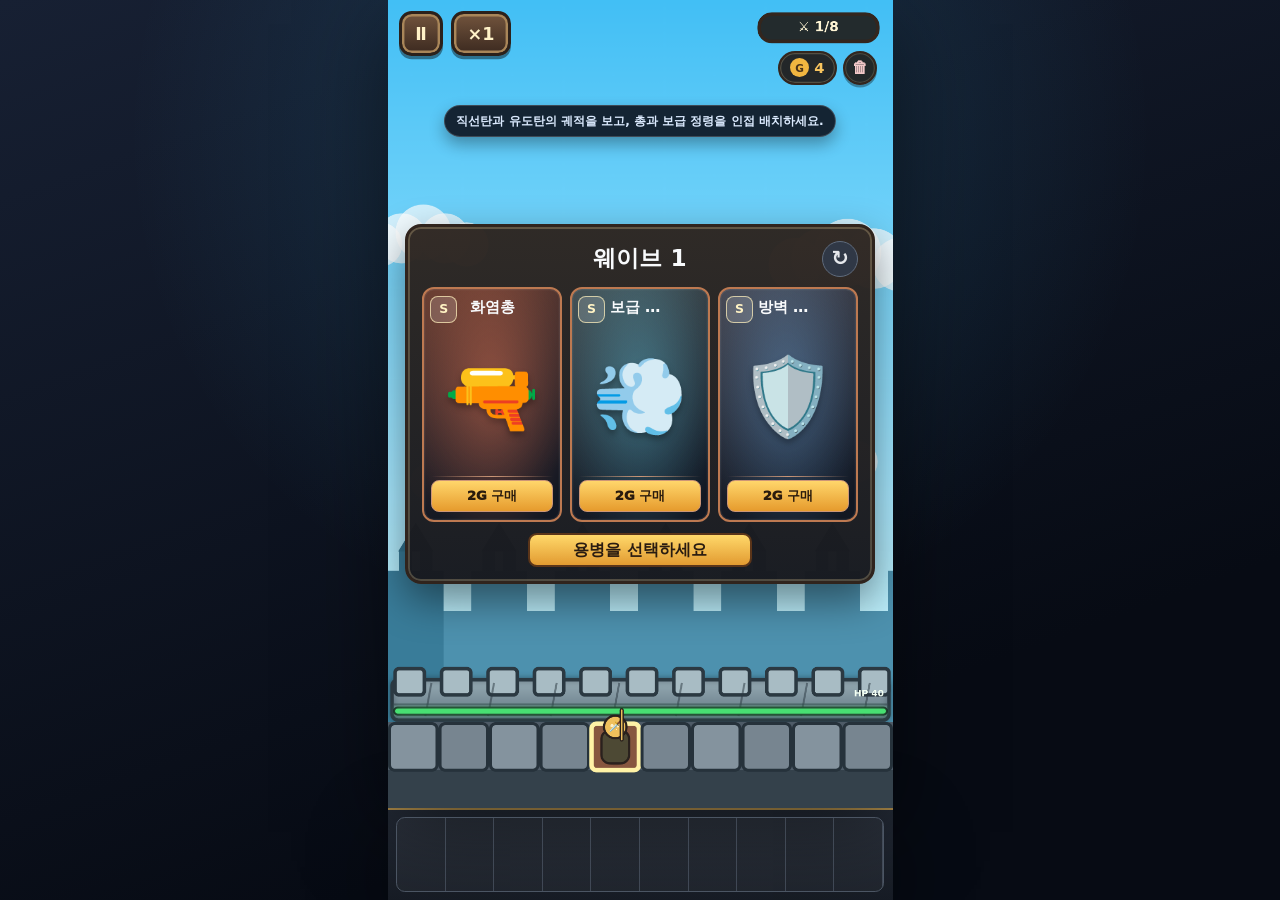
<file: index.html>
<!doctype html>
<html lang="ko">
  <head>
    <meta charset="UTF-8" />
    <meta name="viewport" content="width=device-width, initial-scale=1.0" />
    <title>바자르 키우기 - 전투 프로토타입</title>
    <link rel="stylesheet" href="styles.css" />
  </head>
  <body>
    <main class="page">
      <section class="game-shell" aria-label="바자르 키우기 전투 프로토타입">
        <canvas id="gameCanvas" width="1000" height="1600" aria-label="전투 화면"></canvas>

        <div class="top-controls">
          <button id="pauseButton" class="icon-button" type="button" aria-label="일시정지">Ⅱ</button>
          <button id="speedButton" class="icon-button speed" type="button" aria-label="전투 속도">×1</button>
        </div>

        <div class="resource-hud">
          <div class="gold-hud" aria-label="보유 골드">
            <span class="gold-mark" aria-hidden="true">G</span>
            <strong id="goldText">0</strong>
          </div>
          <button id="sellButton" class="hud-sell-button" type="button" aria-label="판매할 캐릭터를 선택하세요" title="판매할 캐릭터를 선택하세요" disabled>🗑</button>
        </div>

        <p id="gameToast" class="game-toast" role="status" aria-live="polite" hidden></p>
        <p id="battleStatus" class="sr-only" aria-live="polite"></p>

        <section id="prepPanel" class="prep-panel" aria-live="polite">
          <header class="prep-header">
            <h1 id="prepTitle">웨이브 1</h1>
            <button id="rerollButton" class="secondary-button" type="button" aria-label="상점 새로고침, 2골드" title="새로고침 · 2G">
              <span aria-hidden="true">↻</span>
            </button>
          </header>

          <div class="shop-area">
            <div id="shopOffers" class="shop-offers" aria-label="상점 선택지"></div>
            <section id="shopDetail" class="shop-popover" role="tooltip" aria-live="polite" hidden></section>
          </div>

          <div class="start-action">
            <button id="startWaveButton" class="primary-button" type="button">웨이브 시작</button>
          </div>
        </section>

        <section id="unitDetail" class="unit-popover" role="tooltip" aria-live="polite" hidden></section>

        <section id="resultPanel" class="result-panel" hidden>
          <p class="eyebrow">RUN RESULT</p>
          <h2 id="resultTitle">승리!</h2>
          <p id="resultText"></p>
          <button id="restartButton" class="primary-button" type="button">다시 시작</button>
        </section>
      </section>

      <section id="stashDock" class="stash-dock" aria-label="창고">
        <div id="stashTrack" class="slot-track" aria-label="창고 10칸"></div>
      </section>
    </main>

    <script src="card-data.js?v=20260726-active10"></script>
    <script src="game.js?v=20260726-active10"></script>
  </body>
</html>
</file>
<file: styles.css>
:root {
  --prep-panel-height: clamp(20rem, 40vh, 25rem);
  --stash-dock-height: 5.75rem;
  --play-width: min(100vw, calc(62.5vh - 3.59375rem));
  --play-width: min(100vw, calc(62.5dvh - 3.59375rem));
  --tier-1-bg: #3a2925;
  --tier-1-border: #bd7951;
  --tier-2-bg: #27384b;
  --tier-2-border: #91c9eb;
  --tier-3-bg: #49391d;
  --tier-3-border: #f3ca58;
  color-scheme: dark;
  font-family: "Pretendard", "Noto Sans KR", system-ui, -apple-system, BlinkMacSystemFont, "Segoe UI", sans-serif;
  background: #111827;
  color: #f8fafc;
}

* {
  box-sizing: border-box;
}

.sr-only {
  position: absolute;
  width: 1px;
  height: 1px;
  padding: 0;
  margin: -1px;
  overflow: hidden;
  clip: rect(0, 0, 0, 0);
  white-space: nowrap;
  border: 0;
}

html,
body {
  margin: 0;
  min-height: 100%;
}

body {
  min-height: 100vh;
  min-height: 100dvh;
  overflow-x: hidden;
  overflow-y: hidden;
  background:
    radial-gradient(circle at 50% 15%, rgba(67, 196, 255, 0.18), transparent 32rem),
    linear-gradient(160deg, #172033, #070b14 75%);
}

button {
  font: inherit;
}

.page {
  min-height: 100vh;
  min-height: 100dvh;
  height: 100vh;
  height: 100dvh;
  display: flex;
  flex-direction: column;
  align-items: center;
  justify-content: center;
  position: relative;
  padding-bottom: 0;
}

.game-shell {
  position: relative;
  flex: none;
  width: var(--play-width);
  aspect-ratio: 10 / 16;
  overflow: hidden;
  background: #7dd6ff;
  box-shadow: 0 1.5rem 5rem rgba(0, 0, 0, 0.5);
  user-select: none;
  touch-action: manipulation;
}

#gameCanvas {
  display: block;
  width: 100%;
  height: 100%;
}

.top-controls {
  position: absolute;
  z-index: 4;
  top: 1.4%;
  left: 2.2%;
  display: flex;
  gap: 0.5rem;
}

.icon-button {
  min-width: 2.8rem;
  height: 2.8rem;
  border: 0.2rem solid #2b211b;
  border-radius: 0.8rem;
  background: linear-gradient(#72543d, #3c2a20);
  box-shadow: inset 0 0 0 0.15rem #a98659, 0 0.2rem 0 rgba(0, 0, 0, 0.42);
  color: #fff2c8;
  font-size: 1.1rem;
  font-weight: 900;
  cursor: pointer;
}

.icon-button.speed {
  min-width: 3.7rem;
}

.resource-hud {
  position: absolute;
  z-index: 4;
  top: 6.25%;
  right: 3%;
  display: flex;
  align-items: center;
  gap: 0.38rem;
}

.gold-hud {
  display: flex;
  align-items: center;
  gap: 0.32rem;
  min-height: 2.15rem;
  padding: 0.3rem 0.65rem;
  border: 0.18rem solid #33261e;
  border-radius: 999px;
  background: rgba(32, 27, 24, 0.92);
  box-shadow: inset 0 0 0 0.08rem rgba(255, 226, 164, 0.22);
  color: #fff1b8;
  font-size: 0.68rem;
  font-weight: 900;
}

.gold-hud .gold-mark {
  display: grid;
  width: 1.2rem;
  height: 1.2rem;
  place-items: center;
  border-radius: 50%;
  background: #f1b640;
  color: #493218;
  font-size: 0.66rem;
}

.gold-hud strong {
  color: #f8c45e;
  font-size: 0.92rem;
}

.game-toast {
  position: absolute;
  z-index: 11;
  top: 13%;
  left: 50%;
  width: max-content;
  max-width: 82%;
  margin: 0;
  padding: 0.42rem 0.72rem;
  transform: translate(-50%, -0.35rem);
  border: 0.08rem solid rgba(255, 255, 255, 0.18);
  border-radius: 999px;
  background: rgba(15, 22, 34, 0.92);
  box-shadow: 0 0.45rem 1rem rgba(0, 0, 0, 0.32);
  color: #dbeafe;
  font-size: clamp(0.62rem, 2.2vw, 0.76rem);
  font-weight: 850;
  text-align: center;
  opacity: 0;
  pointer-events: none;
  transition: opacity 0.16s ease, transform 0.16s ease;
}

.game-toast.show {
  transform: translate(-50%, 0);
  opacity: 1;
}

.game-toast[data-tone="good"] {
  border-color: rgba(98, 231, 143, 0.38);
  color: #9cf3b2;
}

.game-toast[data-tone="bad"] {
  border-color: rgba(255, 112, 132, 0.42);
  color: #ffabb5;
}

.game-toast[hidden] {
  display: none;
}

.prep-panel,
.result-panel {
  position: absolute;
  z-index: 5;
  left: 3.5%;
  right: 3.5%;
  border: 0.22rem solid #30241d;
  border-radius: 1rem;
  background: linear-gradient(180deg, rgba(45, 37, 32, 0.97), rgba(23, 25, 31, 0.98));
  box-shadow: inset 0 0 0 0.12rem rgba(255, 226, 164, 0.24), 0 1rem 2.5rem rgba(0, 0, 0, 0.45);
}

.prep-panel {
  top: 50%;
  display: grid;
  grid-template-rows: auto minmax(0, 1fr) auto;
  gap: 0.68rem;
  height: var(--prep-panel-height);
  max-height: 72%;
  transform: translateY(-50%);
  overflow: visible;
  padding: 0.85rem;
}

.prep-panel[hidden],
.result-panel[hidden] {
  display: none;
}

.prep-header {
  display: grid;
  grid-template-columns: minmax(5.5rem, 1fr) auto minmax(5.5rem, 1fr);
  align-items: center;
  gap: 0.55rem;
  min-height: 2.2rem;
}

.prep-header h1 {
  grid-column: 2;
  margin: 0;
  text-align: center;
  white-space: nowrap;
}

.prep-header #rerollButton {
  grid-column: 3;
  justify-self: end;
}

.eyebrow {
  margin: 0 0 0.15rem;
  color: #f8c45e;
  font-size: 0.68rem;
  font-weight: 900;
  letter-spacing: 0.14em;
}

h1,
h2,
p {
  margin-top: 0;
}

h1 {
  margin-bottom: 0;
  font-size: clamp(1.05rem, 3.5vw, 1.45rem);
}

.message {
  margin: 0.8rem 0;
  min-height: 1.1rem;
  color: #cbd5e1;
  font-size: 0.76rem;
}

.message.good {
  color: #86efac;
}

.message.bad {
  color: #fda4af;
}

.wave-intel {
  display: grid;
  gap: 0.42rem;
  margin: 0 0 0.72rem;
}

.lane-intel,
.wave-report {
  min-width: 0;
  padding: 0.48rem 0.55rem;
  border: 0.08rem solid rgba(148, 163, 184, 0.3);
  border-radius: 0.62rem;
  background: rgba(10, 15, 24, 0.52);
}

.wave-report {
  border-color: rgba(248, 196, 94, 0.38);
  background: linear-gradient(105deg, rgba(93, 61, 28, 0.38), rgba(10, 15, 24, 0.58));
}

.compact-head {
  display: flex;
  align-items: baseline;
  justify-content: space-between;
  gap: 0.5rem;
  margin-bottom: 0.35rem;
}

.compact-head strong {
  color: #f8fafc;
  font-size: 0.69rem;
}

.compact-head span {
  overflow: hidden;
  color: #94a3b8;
  font-size: 0.55rem;
  text-overflow: ellipsis;
  white-space: nowrap;
}

.lane-preview {
  display: grid;
  grid-template-columns: repeat(10, minmax(0, 1fr));
  gap: 0.18rem;
  min-height: 1.55rem;
}

.lane-preview-empty {
  grid-column: 1 / -1;
  align-self: center;
  color: #7f8a9a;
  font-size: 0.61rem;
  text-align: center;
}

.lane-chip {
  display: grid;
  min-width: 0;
  min-height: 1.55rem;
  place-items: center;
  border: 0.07rem solid rgba(148, 163, 184, 0.28);
  border-radius: 0.32rem;
  background: rgba(71, 85, 105, 0.28);
  color: #7f8a9a;
  font-size: clamp(0.48rem, 1.55vw, 0.59rem);
  font-weight: 900;
}

.lane-chip.active {
  border-color: #f8c45e;
  background: linear-gradient(#72512d, #49331f);
  color: #fff3c4;
  box-shadow: inset 0 0 0 0.06rem rgba(255, 230, 153, 0.18);
}

.lane-chip.boss {
  border-color: #fb7185;
  background: linear-gradient(#7e3443, #4a2029);
  color: #ffe4e6;
}

.lane-number,
.lane-count {
  display: block;
  line-height: 1;
}

.lane-count {
  font-size: 0.52rem;
}

.wave-report-grid {
  display: grid;
  grid-template-columns: repeat(3, minmax(0, 1fr));
  gap: 0.3rem;
}

.report-stat {
  min-width: 0;
  padding: 0.32rem 0.35rem;
  border-radius: 0.4rem;
  background: rgba(15, 23, 42, 0.55);
  color: #aeb8c6;
  font-size: 0.54rem;
  line-height: 1.25;
  text-align: center;
}

.report-value {
  display: block;
  overflow: hidden;
  margin-top: 0.08rem;
  color: #f8d477;
  font-size: 0.69rem;
  font-weight: 900;
  text-overflow: ellipsis;
  white-space: nowrap;
}

.damage-ranking {
  overflow: hidden;
  margin: 0.34rem 0 0;
  color: #cbd5e1;
  font-size: 0.55rem;
  text-overflow: ellipsis;
  white-space: nowrap;
}

.shop-area {
  position: relative;
  min-height: 0;
}

.shop-offers {
  display: grid;
  grid-template-columns: repeat(3, minmax(0, 1fr));
  gap: 0.45rem;
  height: 100%;
  margin-top: 0;
}

.offer-card {
  position: relative;
  display: grid;
  grid-template-columns: minmax(0, 1fr);
  grid-template-rows: auto minmax(0, 1fr) auto auto;
  height: 100%;
  min-height: 0;
  min-width: 0;
  align-items: stretch;
  gap: 0.22rem;
  padding: 0.48rem;
  border: 0.14rem solid var(--tier-border, var(--tier-1-border));
  border-radius: 0.75rem;
  background:
    radial-gradient(ellipse at 50% 44%, color-mix(in srgb, var(--unit-color) 42%, transparent), color-mix(in srgb, var(--unit-color) 10%, transparent) 66%, transparent 88%),
    linear-gradient(155deg, color-mix(in srgb, var(--unit-color) 24%, var(--tier-bg, var(--tier-1-bg))), #121722 82%);
  box-shadow: inset 0 0 0 0.08rem rgba(255, 255, 255, 0.07);
  color: #f8fafc;
  text-align: center;
  overflow: hidden;
}

.offer-card.tier-1 {
  --tier-bg: var(--tier-1-bg);
  --tier-border: var(--tier-1-border);
}

.offer-card.tier-2 {
  --tier-bg: var(--tier-2-bg);
  --tier-border: var(--tier-2-border);
}

.offer-card.tier-3 {
  --tier-bg: var(--tier-3-bg);
  --tier-border: var(--tier-3-border);
}

.offer-card:hover,
.offer-card:focus-within,
.offer-card.selected {
  box-shadow: 0 0 0 0.12rem rgba(255, 224, 138, 0.28), 0 0.35rem 0.8rem rgba(0, 0, 0, 0.24);
  outline: none;
}

.offer-card.selected {
  transform: translateY(-0.12rem);
}

.offer-card.sold {
  display: grid;
  grid-template-columns: 1fr;
  grid-template-rows: 1fr;
  height: 100%;
  min-height: 0;
  place-items: center;
  border-color: #4b5563;
  background: rgba(17, 24, 39, 0.72);
  color: #6b7280;
  text-align: center;
}

.sold-label {
  color: #9ca3af;
  font-size: 0.78rem;
  font-weight: 900;
}

.offer-card.upgrade-result {
  border-color: var(--tier-border);
  background:
    radial-gradient(circle, color-mix(in srgb, var(--tier-border) 34%, transparent), transparent 60%),
    linear-gradient(160deg, var(--tier-bg), #161b24 78%);
  animation: upgrade-result 0.7s ease-out both;
}

.offer-card.upgrade-result .sold-label {
  color: #fff0a3;
  font-size: 0.9rem;
}

.offer-info-button,
.offer-buy-button {
  min-width: 0;
  border: 0;
  color: inherit;
  cursor: pointer;
}

.offer-info-button {
  display: grid;
  min-height: 0;
  place-items: center;
  border-radius: 0.72rem;
  background: transparent;
  box-shadow: none;
}

.offer-info-button:hover,
.offer-info-button:focus-visible {
  filter: brightness(1.1);
  outline: 0.1rem solid rgba(255, 224, 138, 0.62);
}

.offer-card .offer-icon {
  filter: drop-shadow(0 0.25rem 0.2rem rgba(0, 0, 0, 0.32));
  font-size: clamp(3.2rem, 10vw, 4.8rem);
  line-height: 1;
}

.offer-buy-button {
  display: flex;
  align-items: center;
  justify-content: center;
  min-height: 2rem;
  padding: 0.28rem 0.35rem;
  border: 0.1rem solid color-mix(in srgb, var(--tier-border) 78%, #fff);
  border-radius: 0.5rem;
  background: linear-gradient(#ffd66b, #e69b2d);
  color: #2a1b0d;
  font-size: clamp(0.66rem, 2.2vw, 0.82rem);
  font-weight: 950;
}

.offer-buy-button:hover,
.offer-buy-button:focus-visible {
  filter: brightness(1.08);
  outline: none;
}

.offer-buy-button:disabled {
  cursor: not-allowed;
  filter: grayscale(0.55);
  opacity: 0.42;
}

.offer-card .offer-name {
  position: relative;
  max-width: 100%;
  overflow: hidden;
  padding-inline: 1.9rem;
  font-size: clamp(0.72rem, 2.5vw, 0.96rem);
  text-overflow: ellipsis;
  white-space: nowrap;
}

.offer-card .size-chip {
  position: absolute;
  z-index: 3;
  top: 0.42rem;
  left: 0.42rem;
  display: grid;
  width: 1.65rem;
  height: 1.65rem;
  place-items: center;
  border-radius: 0.48rem;
  background: rgba(255, 255, 255, 0.16);
  color: #fff3c4;
  font-size: 0.78rem;
  font-weight: 900;
}

.offer-divider {
  height: 0.08rem;
  background: linear-gradient(90deg, transparent, color-mix(in srgb, var(--tier-border) 78%, #fff), transparent);
}

.upgrade-badge {
  position: absolute;
  z-index: 2;
  top: 0.38rem;
  right: 0.38rem;
  display: grid;
  min-width: 1.5rem;
  height: 1.5rem;
  place-items: center;
  border-radius: 50%;
  background: #ffe36e;
  box-shadow: 0 0 0 0.12rem rgba(255, 255, 255, 0.5), 0 0 1rem #ffd84f;
  color: #513112;
  font-size: 0.85rem;
  font-weight: 950;
}

.offer-card.merge-ready {
  animation: merge-ready 1.2s ease-in-out infinite;
}

.offer-card.merge-ready .offer-buy-button {
  background: linear-gradient(#fff18d, #edb637);
}

@keyframes merge-ready {
  0%, 100% { box-shadow: 0 0 0 0.08rem rgba(255, 218, 76, 0.2); }
  50% { box-shadow: 0 0 0 0.18rem rgba(255, 230, 116, 0.72), 0 0 1.1rem rgba(255, 200, 47, 0.55); }
}

@keyframes upgrade-result {
  0% { transform: scale(0.92); filter: brightness(1.8); }
  100% { transform: scale(1); filter: brightness(1); }
}

@media (prefers-reduced-motion: reduce) {
  .offer-card.merge-ready,
  .offer-card.upgrade-result {
    animation: none;
  }
}

.shop-popover {
  position: absolute;
  z-index: 12;
  bottom: calc(100% + 3rem);
  left: 50%;
  width: min(86%, 22rem);
  min-height: 12rem;
  padding: 0.8rem 0.9rem;
  transform: translateX(-50%);
  border: 0.1rem solid color-mix(in srgb, var(--unit-color, #718096) 70%, #fff);
  border-radius: 0.7rem;
  background: rgba(15, 22, 34, 0.97);
  box-shadow: 0 0.8rem 1.8rem rgba(0, 0, 0, 0.48);
  pointer-events: none;
}

.shop-popover[hidden] {
  display: none;
}

.unit-popover {
  position: absolute;
  z-index: 8;
  bottom: 18%;
  left: var(--popover-x, 50%);
  width: min(86%, 22rem);
  min-height: 12rem;
  padding: 0.8rem 0.9rem;
  transform: translateX(-50%);
  border: 0.12rem solid var(--tier-border, var(--tier-1-border));
  border-radius: 0.72rem;
  background:
    linear-gradient(145deg, color-mix(in srgb, var(--tier-bg, var(--tier-1-bg)) 72%, #101722), rgba(13, 20, 31, 0.97));
  box-shadow: 0 0.8rem 1.6rem rgba(0, 0, 0, 0.42), inset 0 0 0 0.08rem rgba(255, 255, 255, 0.08);
  pointer-events: none;
}

.unit-popover[hidden] {
  display: none;
}

.unit-popover.tier-1 {
  --tier-bg: var(--tier-1-bg);
  --tier-border: var(--tier-1-border);
}

.unit-popover.tier-2 {
  --tier-bg: var(--tier-2-bg);
  --tier-border: var(--tier-2-border);
}

.unit-popover.tier-3 {
  --tier-bg: var(--tier-3-bg);
  --tier-border: var(--tier-3-border);
}

.detail-head {
  display: flex;
  min-height: 4.2rem;
  padding-inline: 3.25rem;
  flex-direction: column;
  align-items: center;
  justify-content: center;
  gap: 0.48rem;
  text-align: center;
}

.detail-title {
  min-width: 0;
  overflow: hidden;
  max-width: 100%;
  font-size: clamp(1rem, 3.6vw, 1.28rem);
  text-overflow: ellipsis;
  white-space: nowrap;
}

.detail-meta {
  display: flex;
  align-items: center;
  justify-content: center;
  flex-wrap: wrap;
  gap: 0.32rem;
  font-size: clamp(0.72rem, 2.5vw, 0.9rem);
}

.size-chip,
.tag-chip {
  display: inline-flex;
  align-items: center;
  min-height: 1.55rem;
  padding: 0.18rem 0.48rem;
  border: 0.08rem solid rgba(255, 240, 188, 0.72);
  border-radius: 0.45rem;
  color: #fff0bc;
  background: rgba(255, 240, 188, 0.08);
  font-weight: 900;
  line-height: 1;
}

.tag-chip {
  border-color: color-mix(in srgb, var(--unit-color, #8fc7e8) 72%, #fff);
  color: #eaf8ff;
  background: color-mix(in srgb, var(--unit-color, #8fc7e8) 18%, transparent);
}

.detail-stat {
  position: absolute;
  z-index: 2;
  display: grid;
  width: 3.25rem;
  height: 3.25rem;
  place-items: center;
  align-content: center;
  gap: 0.02rem;
  border: 0.12rem solid color-mix(in srgb, var(--unit-color, #8fc7e8) 68%, #ffd38a);
  border-radius: 50%;
  background:
    radial-gradient(circle at 42% 32%, color-mix(in srgb, var(--unit-color, #8fc7e8) 25%, #182334), #0d1521 72%);
  box-shadow: 0 0.3rem 0.7rem rgba(0, 0, 0, 0.4), inset 0 0 0 0.08rem rgba(255, 255, 255, 0.08);
  color: #fff4d2;
}

.detail-stat-cooldown {
  top: 0.7rem;
  left: 0.72rem;
}

.detail-stat-ammo {
  top: 0.7rem;
  right: 0.72rem;
}

.detail-stat-direct {
  bottom: 0.7rem;
  left: 0.72rem;
}

.detail-stat-fire {
  right: 0.72rem;
  bottom: 0.7rem;
}

.detail-stat-icon {
  font-size: 1.05rem;
  line-height: 1;
}

.detail-stat-value {
  font-size: 0.86rem;
  font-weight: 950;
  line-height: 1;
}

.current-effect {
  display: grid;
  min-height: 6.1rem;
  padding: 0.7rem 3.2rem;
  place-content: center;
  gap: 0.45rem;
  border-top: 0.06rem solid rgba(255, 255, 255, 0.11);
  text-align: center;
}

.effect-value {
  color: #e9f7ff;
  font-size: clamp(0.85rem, 2.9vw, 1.02rem);
  font-weight: 900;
  line-height: 1.45;
  text-align: center;
}

.effect-condition {
  overflow: visible;
  color: #c6cfdb;
  font-size: clamp(0.74rem, 2.4vw, 0.86rem);
  line-height: 1.55;
  text-align: center;
  white-space: normal;
}

.slot-track {
  position: relative;
  height: 100%;
  border: 0.1rem solid #4b5563;
  border-radius: 0.55rem;
  background-image: repeating-linear-gradient(
    to right,
    rgba(255, 255, 255, 0.035) 0,
    rgba(255, 255, 255, 0.035) calc(10% - 1px),
    rgba(148, 163, 184, 0.32) calc(10% - 1px),
    rgba(148, 163, 184, 0.32) 10%
  );
  overflow: hidden;
}

.stash-unit {
  position: absolute;
  top: 0.36rem;
  bottom: 0.36rem;
  display: block;
  padding: 0;
  border: 0.12rem solid var(--tier-border, var(--unit-color));
  border-radius: 0.42rem;
  background:
    linear-gradient(150deg, color-mix(in srgb, var(--unit-color) 24%, var(--tier-bg, #20242d)), var(--tier-bg, #20242d));
  cursor: pointer;
  overflow: visible;
}

.stash-figure {
  position: absolute;
  inset: 0.15rem;
  display: block;
}

.stash-shadow {
  position: absolute;
  bottom: 7%;
  left: 50%;
  width: 54%;
  height: 10%;
  border-radius: 50%;
  background: rgba(11, 16, 23, 0.46);
  transform: translateX(-50%);
}

.stash-body {
  position: absolute;
  bottom: 13%;
  left: 50%;
  width: 38%;
  min-width: 1.1rem;
  height: 45%;
  border: 0.14rem solid #2a211d;
  border-radius: 0.55rem 0.55rem 0.3rem 0.3rem;
  background: var(--unit-accent, #344c78);
  transform: translateX(-50%);
}

.stash-head {
  position: absolute;
  bottom: 43%;
  left: 50%;
  display: grid;
  width: 46%;
  min-width: 1.35rem;
  aspect-ratio: 1;
  place-items: center;
  border: 0.13rem solid #2a211d;
  border-radius: 50%;
  background: var(--unit-color, #70aee8);
  box-shadow: 0 0 0.45rem color-mix(in srgb, var(--unit-color) 48%, transparent);
  transform: translateX(-50%);
}

.stash-emoji {
  font-size: clamp(0.8rem, 2.6vw, 1.35rem);
  line-height: 1;
}

.stash-weapon {
  position: absolute;
  right: 20%;
  bottom: 43%;
  width: 0.23rem;
  height: 42%;
  border: 0.09rem solid #2a211d;
  border-radius: 999px;
  background: var(--unit-color, #70aee8);
  box-shadow: 0 0 0.35rem color-mix(in srgb, var(--unit-color) 55%, transparent);
  transform: rotate(28deg);
  transform-origin: bottom center;
}

.stash-weapon.projectile-cannon {
  right: 13%;
  bottom: 47%;
  width: 44%;
  height: 0.54rem;
  border-radius: 0.38rem;
  background: #2f3d49;
  transform: rotate(-32deg);
}

.stash-weapon.projectile-gun,
.stash-weapon.projectile-ember,
.stash-weapon.projectile-arcane {
  right: 14%;
  bottom: 54%;
  width: 0.8rem;
  height: 0.8rem;
  border-radius: 50%;
  background: var(--unit-color, #70aee8);
  transform: none;
}

.stash-unit[data-size="2"] .stash-figure,
.stash-unit[data-size="3"] .stash-figure {
  inset-inline: 0.55rem;
}

.stash-unit.tier-1 {
  --tier-bg: var(--tier-1-bg);
  --tier-border: var(--tier-1-border);
}

.stash-unit.tier-2 {
  --tier-bg: var(--tier-2-bg);
  --tier-border: var(--tier-2-border);
}

.stash-unit.tier-3 {
  --tier-bg: var(--tier-3-bg);
  --tier-border: var(--tier-3-border);
  box-shadow: 0 0 0.7rem rgba(255, 221, 99, 0.35);
}

.stash-unit.selected {
  outline: 0.16rem solid #fff1a6;
  outline-offset: -0.25rem;
}

.start-action {
  display: flex;
  justify-content: center;
  margin-top: 0;
}

.primary-button,
.secondary-button {
  min-height: 2.15rem;
  border-radius: 0.55rem;
  font-weight: 900;
  cursor: pointer;
}

.primary-button {
  border: 0.14rem solid #5b3519;
  background: linear-gradient(#ffd86a, #e29b31);
  color: #2a1c11;
}

.secondary-button {
  border: 0.1rem solid #5f6b7c;
  background: #303846;
  color: #e5e7eb;
  font-size: 0.66rem;
}

.secondary-button.danger {
  border-color: #8d4852;
  color: #fecdd3;
}

.secondary-button.repair {
  border-color: #4d7c66;
  color: #bbf7d0;
}

.secondary-button.merge {
  border-color: #8066a6;
  color: #e9d5ff;
}

.secondary-button:disabled {
  cursor: not-allowed;
  opacity: 0.38;
}

#rerollButton {
  display: grid;
  width: 2.25rem;
  min-width: 2.25rem;
  height: 2.25rem;
  min-height: 2.25rem;
  place-items: center;
  padding: 0;
  border-radius: 50%;
  font-size: 1.3rem;
  line-height: 1;
}

#startWaveButton {
  width: min(64%, 14rem);
}

.result-panel {
  top: 34%;
  padding: 1.4rem;
  text-align: center;
}

.result-panel h2 {
  margin-bottom: 0.5rem;
  font-size: 2rem;
}

.result-panel p:not(.eyebrow) {
  color: #cbd5e1;
  font-size: 0.82rem;
  line-height: 1.55;
}

.result-panel .primary-button {
  width: 100%;
}

.stash-dock {
  flex: none;
  display: block;
  width: var(--play-width);
  height: var(--stash-dock-height);
  padding: 0.45rem 0.55rem 0.5rem;
  border-top: 0.16rem solid rgba(248, 196, 94, 0.7);
  background: linear-gradient(180deg, #242b37, #171c25);
  box-shadow: 0 1.5rem 5rem rgba(0, 0, 0, 0.45);
}

.hud-sell-button {
  display: grid;
  width: 2.15rem;
  height: 2.15rem;
  place-items: center;
  padding: 0;
  border: 0.18rem solid #33261e;
  border-radius: 50%;
  background: rgba(32, 27, 24, 0.92);
  box-shadow: inset 0 0 0 0.08rem rgba(255, 226, 164, 0.16), 0 0.16rem 0 rgba(0, 0, 0, 0.34);
  color: #f3c8c8;
  font-size: 1rem;
  font-weight: 900;
  cursor: pointer;
  transition: transform 120ms ease, background 120ms ease, box-shadow 120ms ease;
}

.hud-sell-button:not(:disabled):hover {
  transform: translateY(-0.08rem);
  background: rgba(112, 40, 52, 0.96);
}

.hud-sell-button.is-armed {
  border-color: #ffe08a;
  background: #b43b45;
  box-shadow: 0 0 0.7rem rgba(255, 224, 138, 0.72);
  color: #fff8d8;
}

.hud-sell-button:disabled {
  cursor: not-allowed;
  filter: grayscale(0.45);
  opacity: 0.38;
}

.stash-dock.is-locked .slot-track {
  border-color: rgba(100, 116, 139, 0.7);
  filter: saturate(0.72);
}

.stash-dock[hidden] {
  display: none;
}

@media (max-width: 800px), (max-height: 720px) {
  .prep-panel {
    padding: 0.72rem;
  }

  .icon-button {
    min-width: 2.3rem;
    height: 2.3rem;
    border-radius: 0.65rem;
    font-size: 0.9rem;
  }

  .icon-button.speed {
    min-width: 3.2rem;
  }
}

@media (max-width: 480px) {
  .offer-card .offer-name {
    padding-inline: 1.55rem;
  }

  .offer-card .size-chip {
    top: 0.36rem;
    left: 0.36rem;
    width: 1.45rem;
    height: 1.45rem;
    font-size: 0.7rem;
  }

  .upgrade-badge {
    top: 0.34rem;
    right: 0.34rem;
    min-width: 1.4rem;
    height: 1.4rem;
  }
}
</file>
